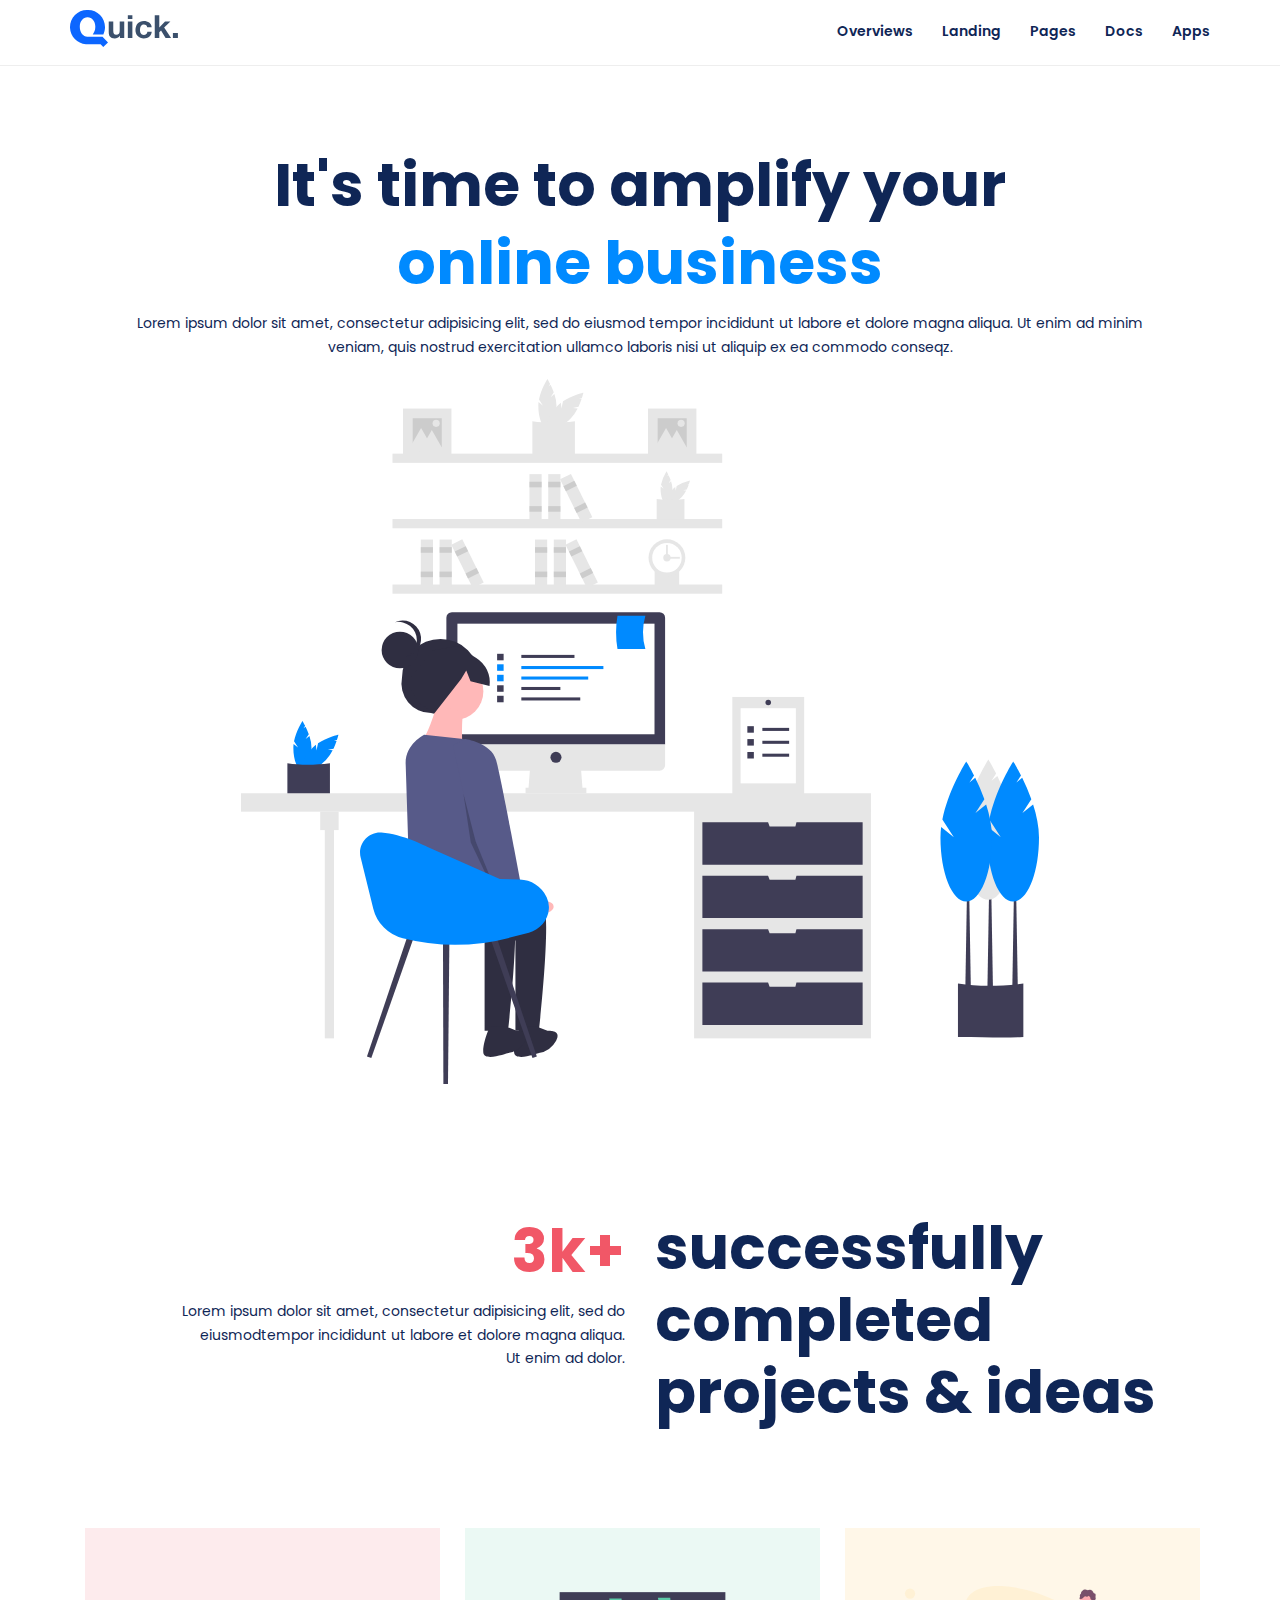
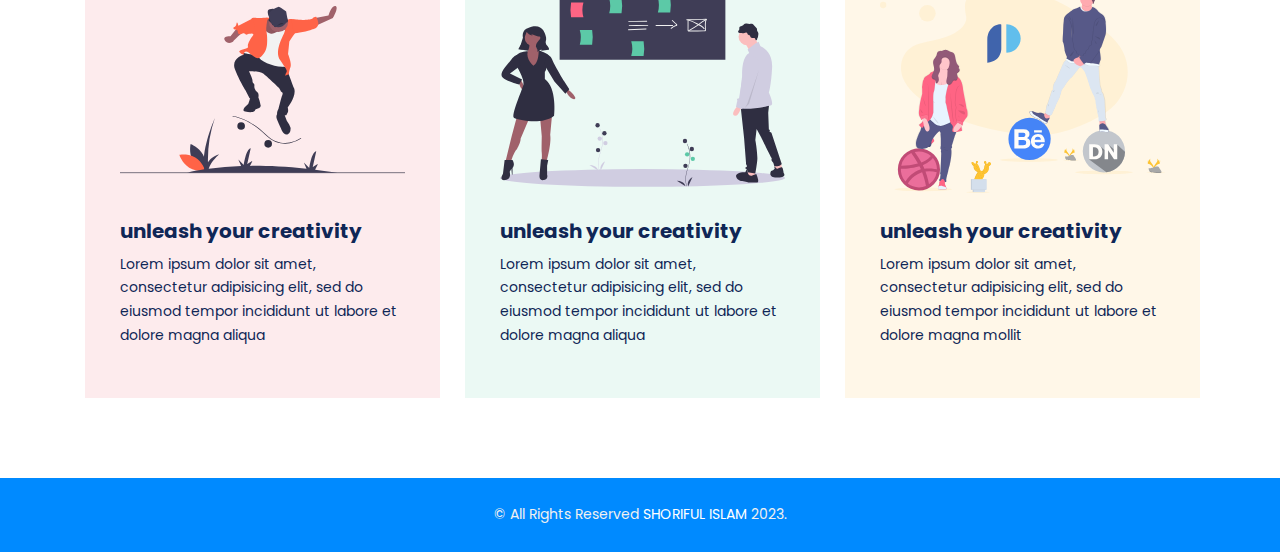
<file: index.html>
<!DOCTYPE html>
<html lang="en">
<head>
	<meta charset="utf-8">
	<meta name="viewport" content="width=device-width, initial-scale=1.0">
	<title>Quick | Home</title>
	<!-- style.css linking here -->
	<link rel="stylesheet" href="css/style.css">
	<link rel="stylesheet" href="css/responsive.css">
	<link href="https://fonts.googleapis.com/css2?
	family=poppins:wght@100;200;300;400;500;600;700;800;900&display=swap"  rel="stylesheet">
</head>
<body>

     <!-- header start -->
	<header class="header">
		<div class="container">
			<div class="row">
				<div class="col-6">
					<a href="index.html" class="logo">
						<img src="images/dark.svg" alt="">
					</a>
				</div>
				<div class="col-6">
					<ul class="navbar">
						<li><a href="index.html">Overviews</a></li>
						<li><a href="landing.html">Landing</a></li>
						<li><a href="#">Pages</a></li>
						<li><a href="#">Docs</a></li>
						<li><a href="#">Apps</a></li>
					</ul>
				</div>
			</div>
		</div>
	</header>
	<!-- header end -->

	<!-- banner start -->
	<section class="banner">
		<div class="container">
			<div class="row">
				<div class="col-12">
					<h1>It's time to amplify your<br> <span>online business</span></h1>
					<p>Lorem ipsum dolor sit amet, consectetur adipisicing elit, sed do eiusmod
					tempor incididunt ut labore et dolore magna aliqua. Ut enim ad minim <br>veniam,
					quis nostrud exercitation ullamco laboris nisi ut aliquip ex ea commodo
					conseqz.</p>
					<img src="images/illustration-1.svg" alt="" class="banner-img">
				</div>
			</div>
		</div>
	</section>
	<!-- banner end -->

    <!-- success start -->
	<section class="success">
		<div class="container">
			<div class="row">
				<div class="col-6">
					<div class="left-success">
						<h1>3k+</h1>
						<p>Lorem ipsum dolor sit amet, consectetur adipisicing elit, sed do <br>eiusmodtempor incididunt ut labore et dolore magna aliqua.<br> Ut enim ad dolor.</p>
					</div>
				</div>
				<div class="col-6">
					<div class="right-success">
						<h1>successfully<br>completed<br>projects & ideas</h1>
					</div>
				</div>
			</div>
		</div>
	</section>
	<!-- success end -->

	<!-- feature start -->
	<section class="feature">
		<div class="container">
			<div class="row">
				<div class="col-4">
					<div class="inner-feature bg1">
						<img src="images/illustration-5.svg" alt="">
						<h4>unleash your creativity</h4>
						<p>Lorem ipsum dolor sit amet, consectetur adipisicing elit, sed do eiusmod
						tempor incididunt ut labore et dolore magna aliqua</p>
					</div>
				</div>
				<div class="col-4">
					<div class="inner-feature bg2">
						<img src="images/illustration-6.svg" alt="">
						<h4>unleash your creativity</h4>
						<p>Lorem ipsum dolor sit amet, consectetur adipisicing elit, sed do eiusmod
						tempor incididunt ut labore et dolore magna aliqua</p>
					</div>
				</div>
				<div class="col-4">
					<div class="inner-feature bg3">
						<img src="images/illustration-7.svg" alt="">
						<h4>unleash your creativity</h4>
						<p>Lorem ipsum dolor sit amet, consectetur adipisicing elit, sed do eiusmod
						tempor incididunt ut labore et dolore magna mollit</p>
					</div>
				</div>
			</div>
		</div>
	</section>
    <!-- feature end -->

    <!-- footer start -->
    <footer class="footer">
    	<div class="container">
    		<div class="row">
    			<div class="col-12">
    				<p>&copy; All Rights Reserved <span>Shoriful Islam</span> 2023.</p>
    			</div>
    		</div>
    	</div>
    </footer>
    <!-- footer end -->

</body>
</html>
</file>
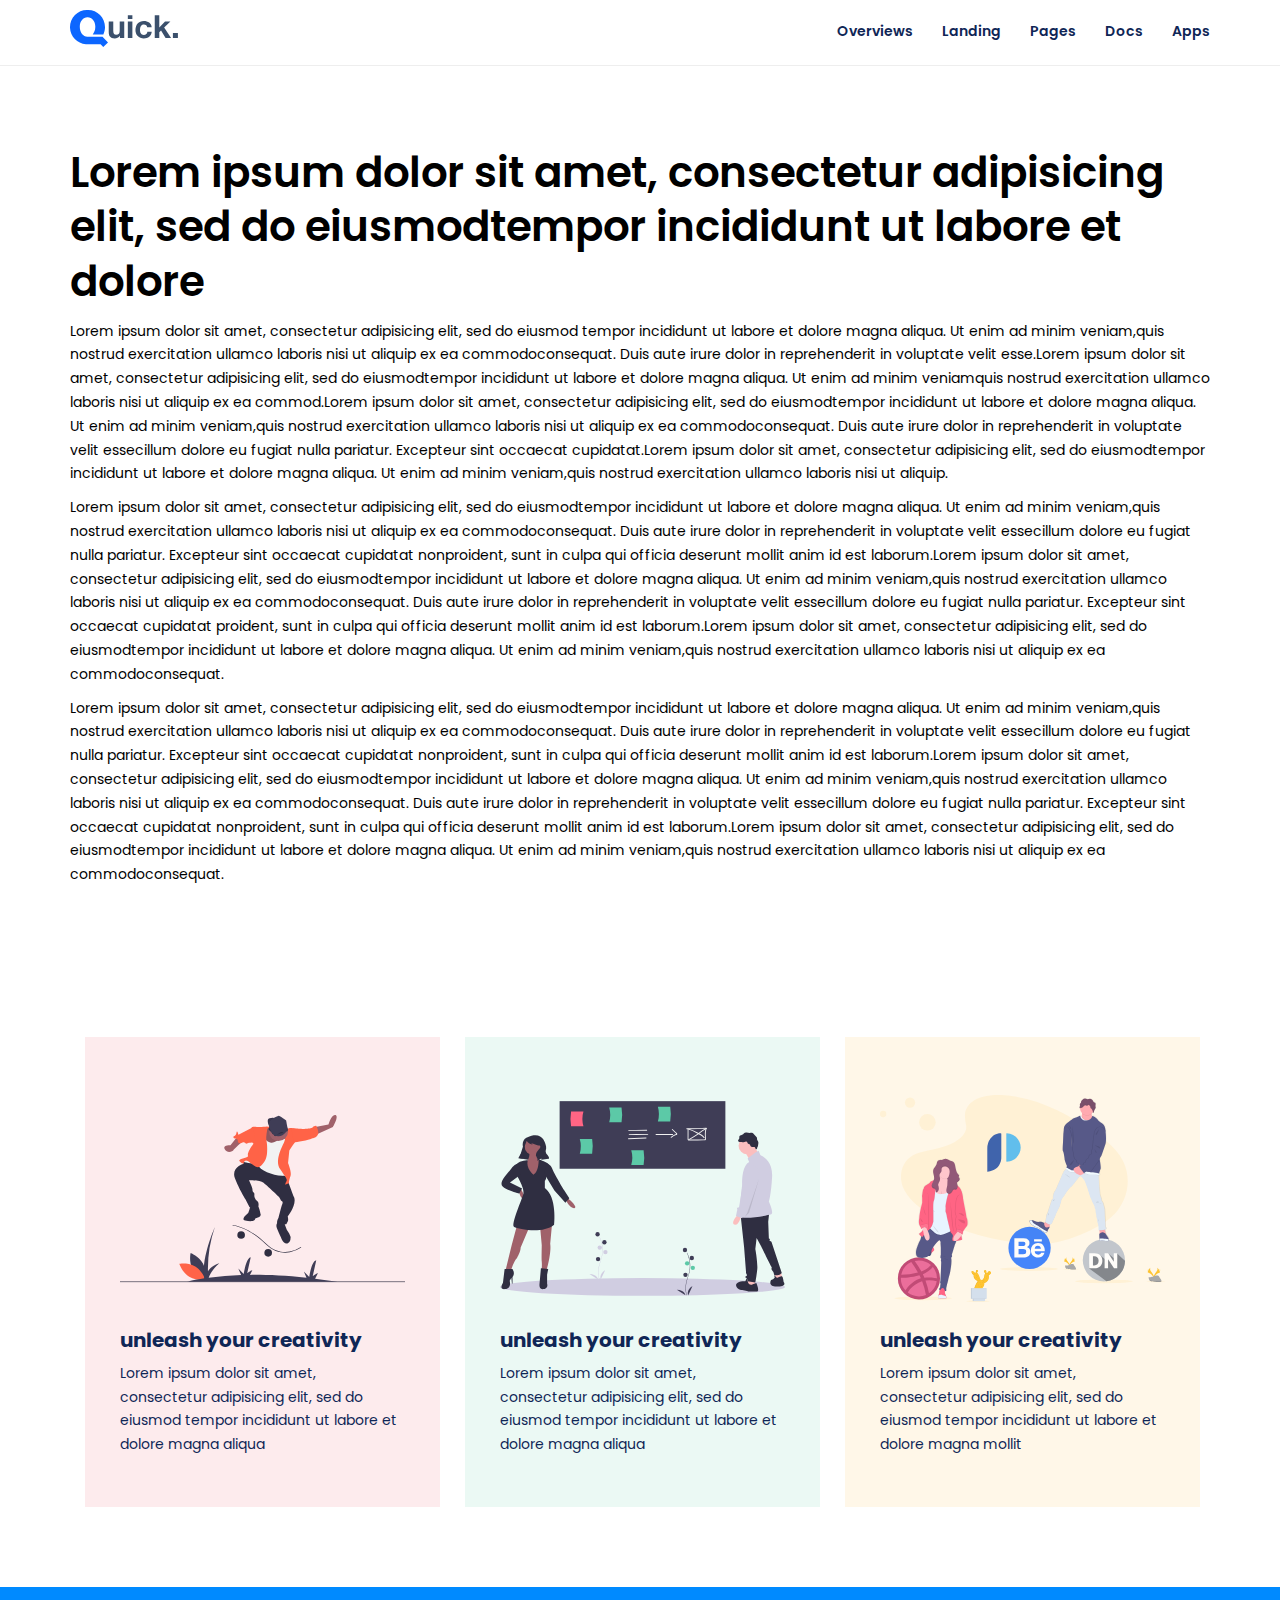
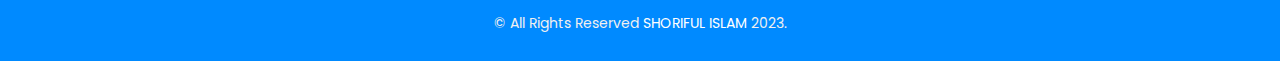
<file: landing.html>
<!DOCTYPE html>
<html lang="en">
<head>
	<meta charset="utf-8">
	<meta name="viewport" content="width=device-width, initial-scale=1.0">
	<title>Quick | Home</title>
	<!-- style.css linking here -->
	<link rel="stylesheet" href="css/style.css">
	<link rel="stylesheet" href="css/responsive.css">
     <link href="https://fonts.googleapis.com/css2?
	family=poppins:wght@100;200;300;400;500;600;700;800;900&display=swap"  rel="stylesheet">
</head>
<body>

     <!-- header start -->
	<header class="header">
		<div class="container">
			<div class="row">
				<div class="col-6">
					<a href="index.html">
						<img src="images/dark.svg" alt="">
					</a>
				</div>
				<div class="col-6">
					<ul class="navbar">
						<li><a href="index.html">Overviews</a></li>
						<li><a href="landing.html">Landing</a></li>
						<li><a href="#">Pages</a></li>
						<li><a href="#">Docs</a></li>
						<li><a href="#">Apps</a></li>
					</ul>
				</div>
			</div>
		</div>
	</header>
	<!-- header end -->

	<!-- landing section start -->
	<section class="landing-section">
		<div class="container">
			<div class="row">
				<div class="col-12">
					<h1>Lorem ipsum dolor sit amet, consectetur adipisicing elit, sed do eiusmodtempor incididunt ut labore et dolore</h1>
					<p>Lorem ipsum dolor sit amet, consectetur adipisicing elit, sed do eiusmod
					tempor incididunt ut labore et dolore magna aliqua. Ut enim ad minim veniam,quis nostrud exercitation ullamco laboris nisi ut aliquip ex ea commodoconsequat. Duis aute irure dolor in reprehenderit in voluptate velit esse.Lorem ipsum dolor sit amet, consectetur adipisicing elit, sed do eiusmodtempor incididunt ut labore et dolore magna aliqua. Ut enim ad minim veniamquis nostrud exercitation ullamco laboris nisi ut aliquip ex ea commod.Lorem ipsum dolor sit amet, consectetur adipisicing elit, sed do eiusmodtempor incididunt ut labore et dolore magna aliqua. Ut enim ad minim veniam,quis nostrud exercitation ullamco laboris nisi ut aliquip ex ea commodoconsequat. Duis aute irure dolor in reprehenderit in voluptate velit essecillum dolore eu fugiat nulla pariatur. Excepteur sint occaecat cupidatat.Lorem ipsum dolor sit amet, consectetur adipisicing elit, sed do eiusmodtempor incididunt ut labore et dolore magna aliqua. Ut enim ad minim veniam,quis nostrud exercitation ullamco laboris nisi ut aliquip.</p>

					<p>Lorem ipsum dolor sit amet, consectetur adipisicing elit, sed do eiusmodtempor incididunt ut labore et dolore magna aliqua. Ut enim ad minim veniam,quis nostrud exercitation ullamco laboris nisi ut aliquip ex ea commodoconsequat. Duis aute irure dolor in reprehenderit in voluptate velit essecillum dolore eu fugiat nulla pariatur. Excepteur sint occaecat cupidatat nonproident, sunt in culpa qui officia deserunt mollit anim id est laborum.Lorem ipsum dolor sit amet, consectetur adipisicing elit, sed do eiusmodtempor incididunt ut labore et dolore magna aliqua. Ut enim ad minim veniam,quis nostrud exercitation ullamco laboris nisi ut aliquip ex ea commodoconsequat. Duis aute irure dolor in reprehenderit in voluptate velit essecillum dolore eu fugiat nulla pariatur. Excepteur sint occaecat cupidatat proident, sunt in culpa qui officia deserunt mollit anim id est laborum.Lorem ipsum dolor sit amet, consectetur adipisicing elit, sed do eiusmodtempor incididunt ut labore et dolore magna aliqua. Ut enim ad minim veniam,quis nostrud exercitation ullamco laboris nisi ut aliquip ex ea commodoconsequat.</p>

					<p>Lorem ipsum dolor sit amet, consectetur adipisicing elit, sed do eiusmodtempor incididunt ut labore et dolore magna aliqua. Ut enim ad minim veniam,quis nostrud exercitation ullamco laboris nisi ut aliquip ex ea commodoconsequat. Duis aute irure dolor in reprehenderit in voluptate velit essecillum dolore eu fugiat nulla pariatur. Excepteur sint occaecat cupidatat nonproident, sunt in culpa qui officia deserunt mollit anim id est laborum.Lorem ipsum dolor sit amet, consectetur adipisicing elit, sed do eiusmodtempor incididunt ut labore et dolore magna aliqua. Ut enim ad minim veniam,quis nostrud exercitation ullamco laboris nisi ut aliquip ex ea commodoconsequat. Duis aute irure dolor in reprehenderit in voluptate velit essecillum dolore eu fugiat nulla pariatur. Excepteur sint occaecat cupidatat nonproident, sunt in culpa qui officia deserunt mollit anim id est laborum.Lorem ipsum dolor sit amet, consectetur adipisicing elit, sed do eiusmodtempor incididunt ut labore et dolore magna aliqua. Ut enim ad minim veniam,quis nostrud exercitation ullamco laboris nisi ut aliquip ex ea commodoconsequat.</p>
				</div>
			</div>
		</div>
	</section>
	<!-- landing section end -->

	<!-- feature start -->
	<section class="feature">
		<div class="container">
			<div class="row">
				<div class="col-4">
					<div class="inner-feature bg1">
						<img src="images/illustration-5.svg" alt="">
						<h4>unleash your creativity</h4>
						<p>Lorem ipsum dolor sit amet, consectetur adipisicing elit, sed do eiusmod
						tempor incididunt ut labore et dolore magna aliqua</p>
					</div>
				</div>
				<div class="col-4">
					<div class="inner-feature bg2">
						<img src="images/illustration-6.svg" alt="">
						<h4>unleash your creativity</h4>
						<p>Lorem ipsum dolor sit amet, consectetur adipisicing elit, sed do eiusmod
						tempor incididunt ut labore et dolore magna aliqua</p>
					</div>
				</div>
				<div class="col-4">
					<div class="inner-feature bg3">
						<img src="images/illustration-7.svg" alt="">
						<h4>unleash your creativity</h4>
						<p>Lorem ipsum dolor sit amet, consectetur adipisicing elit, sed do eiusmod
						tempor incididunt ut labore et dolore magna mollit</p>
					</div>
				</div>
			</div>
		</div>
	</section>
    <!-- feature end -->

    <!-- footer start -->
    <footer class="footer">
    	<div class="container">
    		<div class="row">
    			<div class="col-12">
    				<p>&copy; All Rights Reserved <span>Shoriful Islam</span> 2023.</p>
    			</div>
    		</div>
    	</div>
    </footer>
    <!-- footer end -->

</body>
</html>
</file>
<file: css/style.css>
*{
	padding: 0px;
	margin: 0px;
}
body{
    font-family: 'poppins',sans-serif;
    font-size: 14px;
	line-height: 1.7em;
}
h1, h2, h3, h4, h5, h6{
    font-family: 'poppins',sans-serif;
}
a{
	text-decoration: none;
}
a:hover{
	text-decoration: none;
}
/* global css code  */
.container{
	width: 1140px;
	margin: 0px auto;
}
.row{
	width: 100%;
	float: left;
}
.col-12{
	width: 100%;
	float: left;
}
.col-6{
	width: 50%;
	float: left;
}
.col-4{
	width: 33.33%;
	float: left;
}
/****************************/
.header{
	width: 100%;
	float: left;
	padding: 10px 0px;
	border-bottom: 1px solid #eee;

}
.header .navbar{
	display: block;
	width: 100%;
	text-align: right;
}
.header .navbar li{
	list-style: none;
	display: inline-block;
}
.header .navbar li a{
	display: block;
	font-size: 14px;
	font-weight: 600;
	text-transform: capitalize;
	color: #0F2656;
	margin: 10px 0px 0px 25px;
	transform: 1s;
}
.header .navbar li a:hover{
	color: #008AFF;
}
.header .navbar li a:focus{
	color: #008AFF;
}

.banner{
	width: 100%;
	float: left;
	padding: 80px 0px;
	text-align: center;
}
.banner h1{
font-size: 60px;
line-height: 1.3em;
font-weight: 700;
color: #0F2656;
margin: 0px 0px 10px;
}
.banner h1 span{
color: #008AFF;
}
.banner p{
font-size: 14px;
line-height: 1.7em;
color: #0F2656;
margin: 0px 0px 10px;
}
.banner .banner-img{
width: 70%;
margin: 10px 0px 0px;

}
.success{
	width: 100%;
	float: left;
	padding: 40px 0px;
}
.success .left-success{
	width: 100%;
	float: left;
	text-align: right;
}
.success .left-success h1{
font-size: 60px;
line-height: 1.3em;
font-weight: 700;
color: #F15767;
margin: 0px 15px 10px 0px;
}
.success .left-success p{
font-size: 14px;
line-height: 1.7em;
color: #0F2656;
margin: 0px 15px 10px 0px;
}
.success .right-success{
	width: 100%;
	float: left;
}
.success .right-success h1{
	font-size: 60px;
	line-height: 1.2em;
	font-weight: 700;
	color: #0F2656;
	margin: 0px 0px 0px 15px;
}
.feature{
	width: 100%;
	float: left;
	padding: 60px 0px 80px;
}
.inner-feature{
	width: 75%;
	float: left;
	padding: 50px 35px;
	margin: 0px 15px;
}
.inner-feature img{
	width: 100%;
	height: 223px;
}
.inner-feature h4{
	font-size: 20px;
	line-height: 1.2em;
	font-weight: 700;
	color: #0F2656;
	margin: 10px 0px;
}
.inner-feature p{
    font-size: 14px;
    line-height: 1.7em;
    color: #0F2656;
}
.bg1{
	background: #FDEBED;	
}
.bg2{
	background: #EBF9F4;	
}
.bg3{
	background: #FFF7E8;		
}

/* landing page css cod start */
.landing-section{
	width: 100%;
	float: left;
	padding: 80px 0px;
}
.landing-section h1{
	font-size: 42px;
	line-height: 1.3em;
	font-weight: 600;
	color: #000;
	margin: 0px 0px 10px;
}
.landing-section p{
	font-size: 14px;
	line-height: 1.7em;
	margin: 0px 0px 10px;
}
/* landing page css code end */


.footer{
	width: 100%;
	float: left;
	padding: 25px 0px;
	background: #008AFF;
}
.footer p{
     font-size: 14px;
     line-height: 1.7em;
     text-align: center;
     color: #f0f0f0;
}
.footer p span{
    color: #fff;
    font-weight: 700px;
    text-transform: uppercase;
}
</file>
<file: css/responsive.css>
/*
    ##Device = Most of the Smartphones Galaxi Fold)
    ##Screen = B/W 320px to 479px
*/
@media (min-width: 279px) and (max-width: 319px){
/* CSS */


.container{
	width: 95%;
}

.row{
	width: 100%;
	float: left;
}
.col-12{
	width: 100%;
	float: left;
}
.col-6{
	width: 100%;
	float: left;
}
.col-4{
	width: 100%;
	float: left;
}
.header .logo{
	width: 100%;
	display: block;
	text-align: center;
}
.header .navbar{
	text-align: left;
}
.header .navbar li a{
	font-size: 10px;
	margin: 10px 0px 0px 12px;
}
.banner{
	padding: 30px 0px;
}
.banner h1{
	font-size: 21px;
}
.banner p{
	font-size: 10px;
}
.success{
	padding: 30px 0px;
}
.success .left-success{
	text-align: center;
}
.success .left-success h1{
	margin: 0px;
	font-size: 21px;
}
.success .left-success {
	margin: 0px;
	font-size: 10px;
}
.success .right-success{
	text-align: center;
}
.success .right-success h1{
	margin: 0px;
	font-size: 21px;
}
.feature{
	padding: 30px 20px;
}
.inner-feature{
	width: 67%;
	margin: 0px 10px 20px;
}
.inner-feature img{
	width: 100%;
	height: 120px;
}
.inner-feature h4{
	font-size: 16px;
}
.inner-feature p{
	font-size: 10px;
}


/* css end */
}

/*
    ##Device = Most of the Smartphones Mobiles (Portrait)
    ##Screen = B/W 320px to 479px
*/

@media (min-width: 320px) and ( max-width: 480px){
/* CSS  */

.container{
	width: 95%;
}

.row{
	width: 100%;
	float: left;
}
.col-12{
     width: 100%;
     float: left;
}
.col-6{
	width: 100%;
	float: left;
}
.col-4{
	width: 100%;
	float: left;
}
.header .logo{
	width: 100%;
	display: block;
	text-align: center;
}
.header .navbar{
	text-align: left;
}
.header .navbar li a{
	font-size: 13px;
}
.banner{
	padding: 40px 0px;
}
.banner h1{
	font-size: 28px;
}
.banner p{
	font-size: 13px;
}
.success{
	padding: 40px 0px;
}
.success .left-success{
	text-align: center;
}
.success .left-success h1{
	margin: 0px;
	font-size: 28px;
}
.success .left-success p{
	margin: 0px;
	font-size: 13px;
}
.success .right-success{
	text-align: center;
}
.success .right-success h1{
	margin: 0px;
	font-size: 28px;
}
.feature{
	padding: 40px 5px;
}
.inner-feature{
	margin: 0px 10px 20px;
}
/* css end */
}

/*
   ##Device = Low Resolution Tablets, Mobiles (Landscape)
   ##Screen = B/W 481px to 767px
*/

@media (min-width: 481px) and (max-width: 767px){
/* CSS */
}
/*
    ##Device = Tablets, Ipads (Portrait)
    ##Screen = B/W 768px to 1024px
*/

@media (min-width: 768px) and (max-width: 1024px){

/* CSS */

.container{
	width: 95%;
}

.row{
	width: 100%;
	float: left;
}
.col-12{
	width: 100%;
	float: left;
}
.col-6{
	width: 100%;
	float: left;
}
.col-4{
	width: 100%;
	float: left;
}
.header .logo{
	width: 100%;
	display: block;
	text-align: center;
}
.header .navbar{
	text-align: center;
}

.success .left-success{
	text-align: center;
}
.success .right-success{
	text-align: center;
}


.feature{
	padding: 40px 0px;
}
.inner-feature{
	margin: 0px 5px 20px;
	width: 90%;
}


}
</file>
